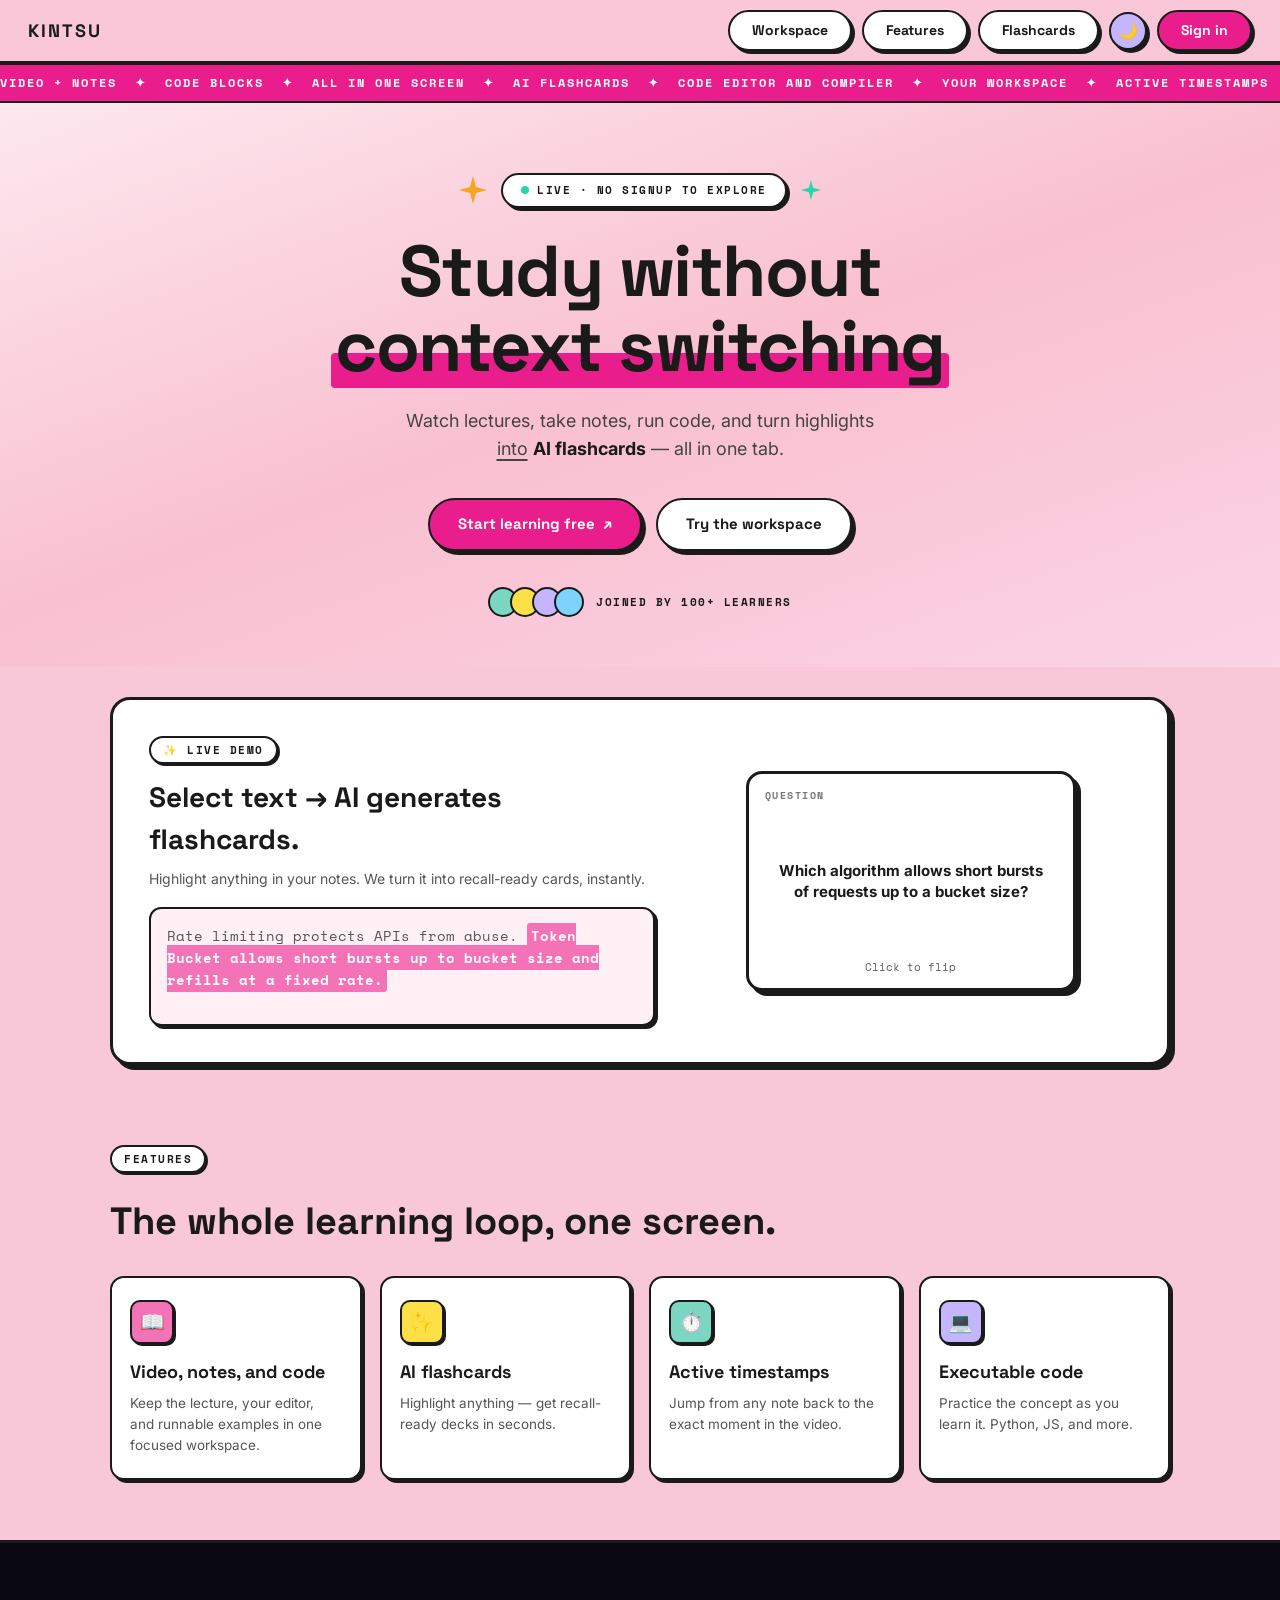
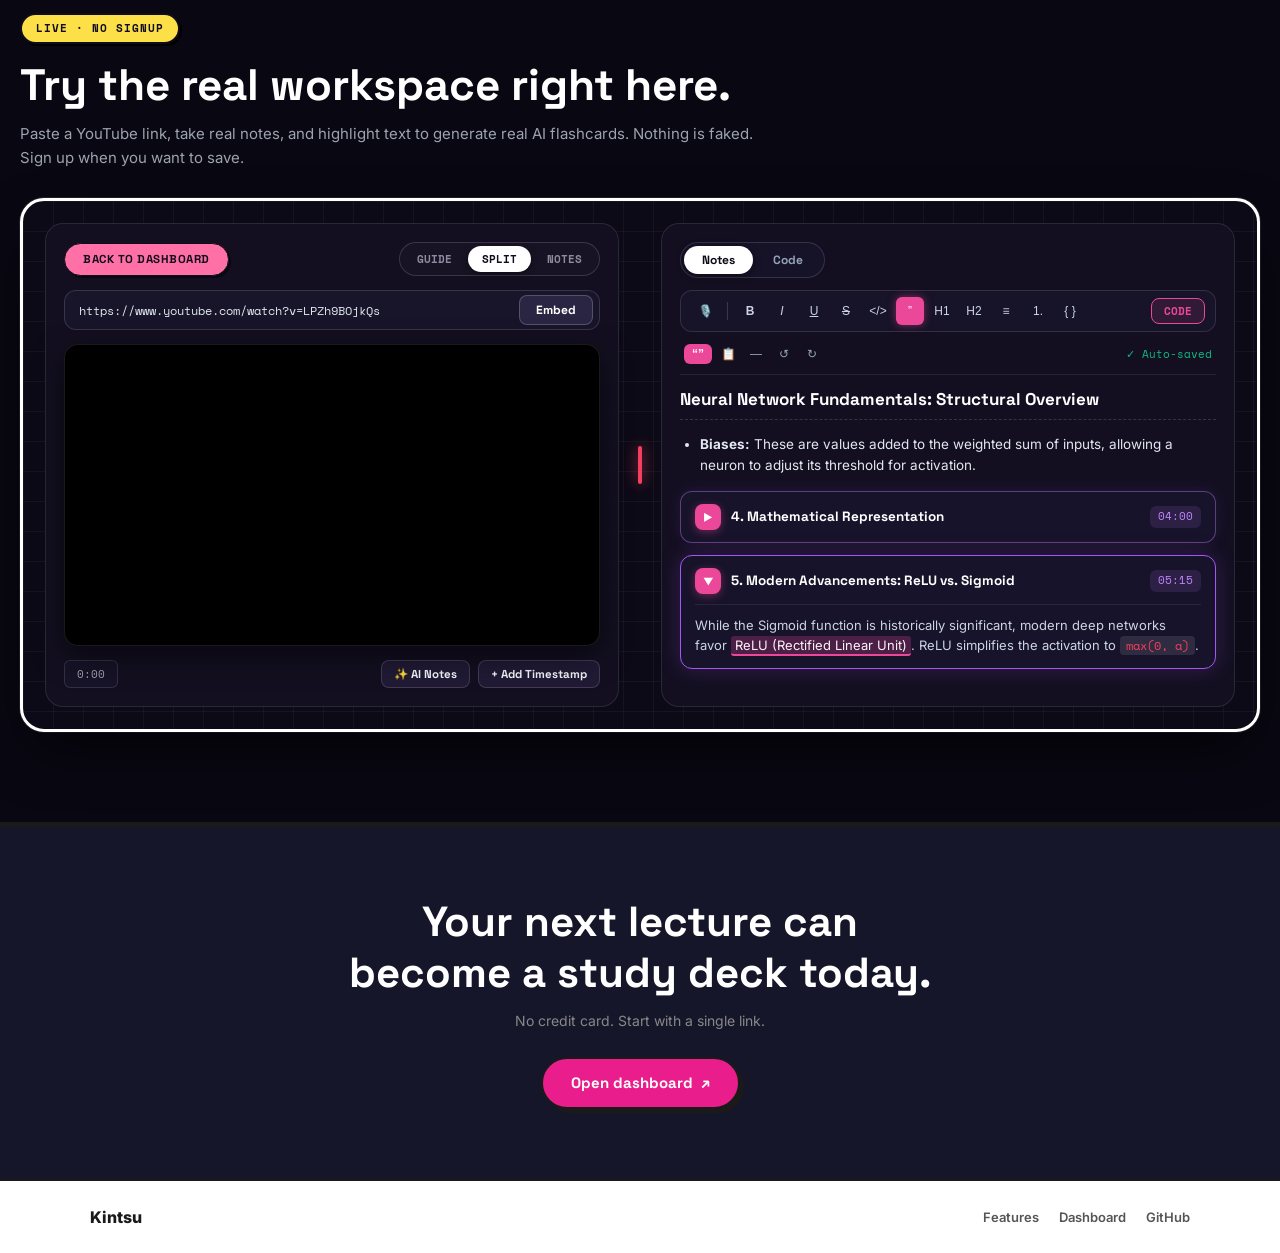
<file: index.html>
<!DOCTYPE html>
<html lang="en">
<head>
    <meta charset="UTF-8">
    <meta name="viewport" content="width=device-width, initial-scale=1.0">
    <title>Kintsu — Study without context switching</title>
    <meta name="description" content="Watch lectures, take notes, run code, and turn highlights into AI flashcards — all in one tab.">
    <link rel="preconnect" href="https://fonts.googleapis.com">
    <link rel="preconnect" href="https://fonts.gstatic.com" crossorigin>
    <link href="https://fonts.googleapis.com/css2?family=Inter:wght@400;500;600;700&family=Space+Grotesk:wght@600;700;800;900&family=Space+Mono:wght@400;700&display=swap" rel="stylesheet">
    <link rel="stylesheet" href="style.css">
</head>
<body>
    <nav class="navbar">
        <div class="nav-left"><span class="wordmark">KINTSU</span></div>
        <div class="nav-right">
            <a href="#workspace" class="nav-btn outline">Workspace</a>
            <a href="#features" class="nav-btn outline">Features</a>
            <a href="#flashcards" class="nav-btn outline">Flashcards</a>
            <button class="dark-toggle" id="darkToggle" aria-label="Toggle dark mode">🌙</button>
            <a href="signin.html" class="nav-btn signin">Sign in</a>
        </div>
    </nav>

    <div class="ticker">
        <div class="ticker-track">
            <span class="ticker-text">VIDEO + NOTES &nbsp;✦&nbsp; CODE BLOCKS &nbsp;✦&nbsp; ALL IN ONE SCREEN &nbsp;✦&nbsp; AI FLASHCARDS &nbsp;✦&nbsp; CODE EDITOR AND COMPILER &nbsp;✦&nbsp; YOUR WORKSPACE &nbsp;✦&nbsp; ACTIVE TIMESTAMPS &nbsp;✦&nbsp;</span>
            <span class="ticker-text">VIDEO + NOTES &nbsp;✦&nbsp; CODE BLOCKS &nbsp;✦&nbsp; ALL IN ONE SCREEN &nbsp;✦&nbsp; AI FLASHCARDS &nbsp;✦&nbsp; CODE EDITOR AND COMPILER &nbsp;✦&nbsp; YOUR WORKSPACE &nbsp;✦&nbsp; ACTIVE TIMESTAMPS &nbsp;✦&nbsp;</span>
        </div>
    </div>

    <section class="hero">
        <div class="hero-content">
            <div class="sparkle-row">
                <svg class="sparkle gold" viewBox="0 0 24 24" width="28" height="28"><path d="M12 0L14.59 9.41L24 12L14.59 14.59L12 24L9.41 14.59L0 12L9.41 9.41Z" fill="#f5a623"/></svg>
                <div class="badge"><span class="badge-dot"></span>LIVE · NO SIGNUP TO EXPLORE</div>
                <svg class="sparkle teal" viewBox="0 0 24 24" width="20" height="20"><path d="M12 0L14.59 9.41L24 12L14.59 14.59L12 24L9.41 14.59L0 12L9.41 9.41Z" fill="#2dd4a8"/></svg>
            </div>
            <h1 class="heading">Study without<br><span class="highlight">context switching</span></h1>
            <p class="subheading">Watch lectures, take notes, run code, and turn highlights<br><span class="underline-word">into</span> <strong>AI flashcards</strong> — all in one tab.</p>
            <div class="cta-buttons">
                <a href="signin.html" class="btn primary">Start learning free &nbsp;↗</a>
                <a href="#workspace" class="btn outline-btn">Try the workspace</a>
            </div>
            <div class="social-proof">
                <div class="avatars"><span class="avatar av-1"></span><span class="avatar av-2"></span><span class="avatar av-3"></span><span class="avatar av-4"></span></div>
                <span class="proof-text">JOINED BY 100+ LEARNERS</span>
            </div>
        </div>
    </section>

    <section class="preview-section" id="flashcards">
        <div class="preview-card">
            <div class="preview-left">
                <span class="tag-pill">✨ LIVE DEMO</span>
                <h3>Select text → AI generates flashcards.</h3>
                <p>Highlight anything in your notes. We turn it into recall-ready cards, instantly.</p>
                <div class="sample-note"><p>Rate limiting protects APIs from abuse. <mark>Token Bucket allows short bursts up to bucket size and refills at a fixed rate.</mark></p></div>
            </div>
            <div class="preview-right">
                <div class="flip-card" id="demoCard" role="button" tabindex="0" title="Click to flip">
                    <div class="flip-inner">
                        <div class="flip-front"><span class="card-label">QUESTION</span><p>Which algorithm allows short bursts of requests up to a bucket size?</p><span class="card-hint">Click to flip</span></div>
                        <div class="flip-back"><span class="card-label">ANSWER</span><p>Token Bucket Algorithm — refills tokens at a fixed rate while allowing short bursts.</p><span class="card-hint">Click to flip</span></div>
                    </div>
                </div>
            </div>
        </div>
    </section>

    <section class="features" id="features">
        <div class="features-header"><span class="tag-pill">FEATURES</span><h2>The whole learning loop, one screen.</h2></div>
        <div class="features-grid">
            <div class="feature-card"><span class="feature-icon icon-pink">📖</span><h3>Video, notes, and code</h3><p>Keep the lecture, your editor, and runnable examples in one focused workspace.</p></div>
            <div class="feature-card"><span class="feature-icon icon-yellow">✨</span><h3>AI flashcards</h3><p>Highlight anything — get recall-ready decks in seconds.</p></div>
            <div class="feature-card"><span class="feature-icon icon-mint">⏱️</span><h3>Active timestamps</h3><p>Jump from any note back to the exact moment in the video.</p></div>
            <div class="feature-card"><span class="feature-icon icon-lilac">💻</span><h3>Executable code</h3><p>Practice the concept as you learn it. Python, JS, and more.</p></div>
        </div>
    </section>

    <section class="workspace-section" id="workspace">
        <div class="workspace-header">
            <span class="workspace-live-badge">LIVE · NO SIGNUP</span>
            <h2 class="workspace-title">Try the real workspace right here.</h2>
            <p class="workspace-subtitle">Paste a YouTube link, take real notes, and highlight text to generate real AI flashcards. Nothing is faked. Sign up when you want to save.</p>
        </div>
        <div class="workspace-wrapper">
            <div class="workspace-window" id="workspaceWindow">
                <div class="ws-pane ws-video-pane" id="wsVideoPane">
                    <div class="ws-pane-header">
                        <a href="signin.html" class="ws-pill-btn ws-btn-pink">BACK TO DASHBOARD</a>
                        <div class="ws-view-switcher" role="tablist">
                            <button class="ws-view-btn" data-mode="guide" type="button">GUIDE</button>
                            <button class="ws-view-btn active" data-mode="split" type="button">SPLIT</button>
                            <button class="ws-view-btn" data-mode="notes" type="button">NOTES</button>
                        </div>
                    </div>
                    <div class="ws-url-bar">
                        <input type="text" class="ws-url-input" id="ytUrlInput" value="https://www.youtube.com/watch?v=LPZh9BOjkQs" placeholder="Paste YouTube link here..." />
                        <button class="ws-embed-btn" id="ytEmbedBtn" type="button">Embed</button>
                    </div>
                    <div class="ws-player-container">
                        <iframe id="ytPlayer" src="https://www.youtube-nocookie.com/embed/LPZh9BOjkQs?enablejsapi=1&rel=0" frameborder="0" allow="accelerometer; autoplay; clipboard-write; encrypted-media; gyroscope; picture-in-picture" allowfullscreen></iframe>
                    </div>
                    <div class="ws-video-footer">
                        <div class="ws-time-indicator"><span class="ws-time-pill" id="ytTimeDisplay">0:00</span></div>
                        <div class="ws-video-actions">
                            <button class="ws-action-btn" id="aiNotesBtn" type="button">✨ AI Notes</button>
                            <button class="ws-action-btn" id="addTimestampBtn" type="button">+ Add Timestamp</button>
                        </div>
                    </div>
                </div>
                <div class="ws-divider" id="wsDivider" aria-hidden="true"><span class="ws-divider-knob"></span></div>
                <div class="ws-pane ws-content-pane" id="wsContentPane">
                    <div class="ws-tabs-bar">
                        <div class="ws-tab-group">
                            <button class="ws-tab-btn active" id="tabNotesBtn" data-tab="notes" type="button">Notes</button>
                            <button class="ws-tab-btn" id="tabCodeBtn" data-tab="code" type="button">Code</button>
                        </div>
                    </div>
                    <div class="ws-tab-view active" id="viewNotes">
                        <div class="ws-toolbar">
                            <div class="ws-tools-cluster">
                                <button class="ws-tool-btn mic-btn" id="wsMicBtn" title="Voice note" type="button">🎙️</button>
                                <span class="ws-tool-divider"></span>
                                <button class="ws-tool-btn" data-format="bold" type="button"><strong>B</strong></button>
                                <button class="ws-tool-btn" data-format="italic" type="button"><em>I</em></button>
                                <button class="ws-tool-btn" data-format="underline" type="button"><u>U</u></button>
                                <button class="ws-tool-btn" data-format="strikeThrough" type="button"><s>S</s></button>
                                <button class="ws-tool-btn" data-format="code" type="button">&lt;/&gt;</button>
                                <button class="ws-tool-btn quote-btn active-pink" data-format="blockquote" type="button">”</button>
                                <button class="ws-tool-btn" data-format="h1" type="button">H1</button>
                                <button class="ws-tool-btn" data-format="h2" type="button">H2</button>
                                <button class="ws-tool-btn" data-format="insertUnorderedList" type="button">≡</button>
                                <button class="ws-tool-btn" data-format="insertOrderedList" type="button">1.</button>
                                <button class="ws-tool-btn" data-format="codeblock" type="button">{ }</button>
                            </div>
                            <button class="ws-code-switch-pill" id="quickCodeBtn" type="button">CODE</button>
                        </div>
                        <div class="ws-subtoolbar">
                            <div class="ws-subtools-left">
                                <button class="ws-subtool-pill pink-subtool" type="button">“”</button>
                                <button class="ws-subtool-btn" data-format="insertUnorderedList" type="button">📋</button>
                                <button class="ws-subtool-btn" data-format="insertHorizontalRule" type="button">—</button>
                                <button class="ws-subtool-btn" data-format="undo" type="button">↺</button>
                                <button class="ws-subtool-btn" data-format="redo" type="button">↻</button>
                            </div>
                            <span class="ws-status-text" id="wsAutoSaveStatus">✓ Auto-saved</span>
                        </div>
                        <div class="ws-note-editor">
                            <h3 class="ws-note-title" contenteditable="true" spellcheck="false">Neural Network Fundamentals: Structural Overview</h3>
                            <div class="ws-note-body" id="wsNoteBody" contenteditable="true" spellcheck="false">
                                <ul class="ws-bullets"><li><strong>Biases:</strong> These are values added to the weighted sum of inputs, allowing a neuron to adjust its threshold for activation.</li></ul>
                                <div class="ws-timestamp-card" data-time="240" contenteditable="false">
                                    <div class="ws-ts-header" role="button" tabindex="0"><span class="ws-ts-icon ws-ts-play">▶</span><span class="ws-ts-label">4. Mathematical Representation</span><span class="ws-ts-time">04:00</span></div>
                                </div>
                                <div class="ws-timestamp-card expanded" data-time="315" contenteditable="false">
                                    <div class="ws-ts-header" role="button" tabindex="0"><span class="ws-ts-icon ws-ts-arrow">▼</span><span class="ws-ts-label">5. Modern Advancements: ReLU vs. Sigmoid</span><span class="ws-ts-time">05:15</span></div>
                                    <div class="ws-ts-content"><p>While the Sigmoid function is historically significant, modern deep networks favor <mark class="ai-highlight-pill" id="sampleHighlightSpan">ReLU (Rectified Linear Unit)</mark>. ReLU simplifies the activation to <code class="ws-inline-code">max(0, a)</code>.</p></div>
                                </div>
                            </div>
                        </div>
                        <div class="ws-ai-tooltip" id="wsAiTooltip" style="display: none;"><button class="ws-ai-tooltip-btn" id="wsTriggerFlashcardBtn" type="button"><span>✨</span> Generate Flashcard</button></div>
                        <div class="ws-generated-deck" id="wsGeneratedDeck" style="display: none;">
                            <div class="ws-deck-top"><span class="ws-deck-badge">✨ AI GENERATED FLASHCARD FROM HIGHLIGHT</span><button class="ws-deck-dismiss" id="wsDismissDeckBtn" type="button">✕</button></div>
                            <div class="ws-deck-card" id="wsMiniDeckCard" role="button" tabindex="0">
                                <div class="ws-deck-inner">
                                    <div class="ws-deck-front"><span class="ws-deck-type">QUESTION</span><p id="wsDeckQuestionText">What is the advantage of using ReLU (Rectified Linear Unit) over Sigmoid in deep networks?</p><span class="ws-deck-prompt">Click to flip</span></div>
                                    <div class="ws-deck-back"><span class="ws-deck-type">ANSWER</span><p id="wsDeckAnswerText">ReLU simplifies activation to max(0, a), which mitigates the vanishing gradient problem and is much faster to compute.</p><span class="ws-deck-prompt">Click to flip</span></div>
                                </div>
                            </div>
                        </div>
                    </div>
                    <div class="ws-tab-view" id="viewCode" style="display: none;">
                        <div class="ws-code-header">
                            <div class="ws-code-lang"><label for="wsLangSelect">Language:</label><select id="wsLangSelect" class="ws-lang-dropdown"><option value="python">Python 3</option><option value="javascript">JavaScript</option></select></div>
                            <div class="ws-code-btns"><button class="ws-code-action-btn" id="wsResetCodeBtn" type="button">Reset</button><button class="ws-code-run-btn" id="wsRunCodeBtn" type="button">▶ Run Code</button></div>
                        </div>
                        <div class="ws-editor-shell">
                            <div class="ws-line-numbers" id="wsLineNumbers">1<br>2<br>3<br>4<br>5<br>6<br>7<br>8<br>9<br>10<br>11<br>12</div>
                            <textarea class="ws-code-input" id="wsCodeEditor" spellcheck="false" aria-label="Code Editor"></textarea>
                        </div>
                        <div class="ws-terminal">
                            <div class="ws-terminal-bar"><span class="ws-term-title">CONSOLE OUTPUT</span><span class="ws-term-status" id="wsTermStatus">Ready</span></div>
                            <pre class="ws-terminal-body" id="wsTerminalOutput">Click '▶ Run Code' to execute the script in-browser...</pre>
                        </div>
                    </div>
                </div>
            </div>
        </div>
    </section>

    <section class="bottom-cta">
        <div class="bottom-cta-content">
            <h2>Your next lecture can<br>become a study deck today.</h2>
            <p>No credit card. Start with a single link.</p>
            <a href="signin.html" class="btn primary">Open dashboard &nbsp;↗</a>
        </div>
    </section>

    <footer class="footer">
        <div class="footer-inner">
            <span class="footer-brand">Kintsu</span>
            <div class="footer-links">
                <a href="#features">Features</a>
                <a href="signin.html">Dashboard</a>
                <a href="https://github.com/agarwalpranav0711/kintsu" target="_blank" rel="noopener">GitHub</a>
            </div>
        </div>
    </footer>
    <script src="script.js"></script>
</body>
</html>
</file>
<file: style.css>
html {
    scroll-behavior: smooth;
}

* {
    margin: 0;
    padding: 0;
    box-sizing: border-box;
}

body {
    font-family: 'Inter', sans-serif;
    background: #f9c8d8;
    color: #1a1a1a;
    overflow-x: hidden;
    line-height: 1.5;
}

h1, h2, h3, .heading, .wordmark, .btn, .nav-btn {
    font-family: 'Space Grotesk', 'Inter', sans-serif;
}

.ticker-text, .badge, .tag-pill, .card-label, .proof-text {
    font-family: 'Space Mono', monospace;
}


.navbar {
    display: flex;
    align-items: center;
    justify-content: space-between;
    padding: 10px 28px;
    background: rgba(249, 200, 216, 0.95);
    backdrop-filter: blur(10px);
    border-bottom: 2px solid #1a1a1a;
    position: sticky;
    top: 0;
    z-index: 50;
}

.nav-left {
    display: flex;
    align-items: center;
    gap: 10px;
}

.wordmark {
    font-weight: 800;
    font-size: 18px;
    letter-spacing: 2px;
    color: #1a1a1a;
}

.nav-right {
    display: flex;
    align-items: center;
    gap: 10px;
}

.nav-btn {
    padding: 8px 22px;
    border-radius: 50px;
    font-size: 14px;
    font-weight: 700;
    text-decoration: none;
    cursor: pointer;
    transition: all 0.15s ease;
    border: 2px solid #1a1a1a;
    box-shadow: 3px 3px 0px #1a1a1a;
    display: inline-flex;
    align-items: center;
}

.nav-btn:hover, .btn:hover {
    transform: translate(-1.5px, -1.5px);
    box-shadow: 5px 5px 0px #1a1a1a;
}

.nav-btn:active, .btn:active {
    transform: translate(2px, 2px);
    box-shadow: 1px 1px 0px #1a1a1a;
}

.nav-btn.outline {
    background: #ffffff;
    color: #1a1a1a;
}

.nav-btn.signin {
    background: #e91e8c;
    border-color: #1a1a1a;
    color: white;
}

.dark-toggle {
    width: 38px;
    height: 38px;
    border-radius: 50%;
    border: 2px solid #1a1a1a;
    background: #c4b5fd;
    color: #1a1a1a;
    font-size: 16px;
    cursor: pointer;
    display: flex;
    align-items: center;
    justify-content: center;
    transition: all 0.15s ease;
    flex-shrink: 0;
    box-shadow: 3px 3px 0px #1a1a1a;
}


.ticker {
    background: #e91e8c;
    overflow: hidden;
    padding: 9px 0;
    border-top: 2px solid #1a1a1a;
    border-bottom: 2px solid #1a1a1a;
}

.ticker-track {
    display: flex;
    white-space: nowrap;
    animation: scroll-ticker 25s linear infinite;
}

.ticker-text {
    font-size: 12px;
    font-weight: 700;
    letter-spacing: 2px;
    text-transform: uppercase;
    color: #ffffff;
    padding-right: 0;
    flex-shrink: 0;
}

@keyframes scroll-ticker {
    0% { transform: translateX(0); }
    100% { transform: translateX(-50%); }
}


.hero {
    background: linear-gradient(160deg, #fde8ef 0%, #f9c0d0 50%, #fbd4e5 100%);
    padding: 70px 20px 50px;
    text-align: center;
    min-height: 480px;
    display: flex;
    align-items: center;
    justify-content: center;
}

.hero-content {
    max-width: 720px;
    margin: 0 auto;
}

.sparkle-row {
    display: flex;
    align-items: center;
    justify-content: center;
    gap: 14px;
    margin-bottom: 26px;
}

.sparkle {
    flex-shrink: 0;
}

.sparkle.gold {
    animation: sparkle-pulse 2.5s ease-in-out infinite;
}

.sparkle.teal {
    animation: sparkle-pulse 3.5s ease-in-out infinite reverse;
}

@keyframes sparkle-pulse {
    0%, 100% { transform: scale(1) rotate(0deg); opacity: 1; }
    50% { transform: scale(1.2) rotate(20deg); opacity: 0.8; }
}

.badge {
    display: inline-flex;
    align-items: center;
    gap: 8px;
    padding: 7px 18px;
    border: 2px solid #1a1a1a;
    border-radius: 50px;
    font-size: 11px;
    font-weight: 700;
    letter-spacing: 1.5px;
    text-transform: uppercase;
    background: white;
    color: #1a1a1a;
    box-shadow: 3px 3px 0px #1a1a1a;
}

.badge-dot {
    width: 8px;
    height: 8px;
    background: #2dd4a8;
    border-radius: 50%;
    display: inline-block;
    flex-shrink: 0;
    animation: pulse-dot 1.5s ease-in-out infinite;
}

@keyframes pulse-dot {
    0%, 100% { opacity: 1; transform: scale(1); }
    50% { opacity: 0.5; transform: scale(1.4); }
}

.heading {
    font-size: clamp(40px, 7vw, 72px);
    font-weight: 900;
    line-height: 1.05;
    margin-bottom: 22px;
    color: #1a1a1a;
    letter-spacing: -1.5px;
}

.highlight {
    display: inline;
    position: relative;
    color: #1a1a1a;
    padding: 0 4px;
    isolation: isolate;
}

.highlight::after {
    content: '';
    position: absolute;
    left: 0;
    bottom: 4px;
    width: 100%;
    height: 38%;
    background: #e91e8c;
    z-index: -1;
    border-radius: 4px;
}

.subheading {
    font-size: 18px;
    color: #444;
    line-height: 1.6;
    margin-bottom: 34px;
}

.subheading strong {
    color: #1a1a1a;
    font-weight: 700;
}

.cta-buttons {
    display: flex;
    align-items: center;
    justify-content: center;
    gap: 14px;
    margin-bottom: 36px;
    flex-wrap: wrap;
}

.btn {
    padding: 13px 28px;
    border-radius: 50px;
    font-size: 15px;
    font-weight: 700;
    text-decoration: none;
    cursor: pointer;
    transition: all 0.15s ease;
    display: inline-flex;
    align-items: center;
    gap: 6px;
    box-shadow: 4px 4px 0px #1a1a1a;
    border: 2.5px solid #1a1a1a;
}

.underline-word {
    text-decoration: underline;
    text-underline-offset: 4px;
    text-decoration-thickness: 1.5px;
}

.btn.primary {
    background: #e91e8c;
    color: white;
}

.btn.primary:hover {
    background: #c4167a;
}

.btn.outline-btn {
    background: white;
    color: #1a1a1a;
}

.social-proof {
    display: flex;
    align-items: center;
    justify-content: center;
    gap: 12px;
}

.avatars {
    display: flex;
}

.avatar {
    width: 30px;
    height: 30px;
    border: 2px solid #1a1a1a;
    border-radius: 50%;
    margin-left: -8px;
    flex-shrink: 0;
}

.avatar:first-child { margin-left: 0; }
.av-1 { background: #7bd7c1; }
.av-2 { background: #fde047; }
.av-3 { background: #c4b5fd; }
.av-4 { background: #7dd3fc; }

.proof-text {
    font-size: 11px;
    font-weight: 700;
    letter-spacing: 1.5px;
    color: #1a1a1a;
    text-transform: uppercase;
}


.tag-pill {
    display: inline-flex;
    align-items: center;
    gap: 6px;
    padding: 4px 12px;
    background: #ffffff;
    border: 2px solid #1a1a1a;
    border-radius: 50px;
    font-size: 11px;
    font-weight: 700;
    letter-spacing: 1.5px;
    box-shadow: 2px 2px 0px #1a1a1a;
    margin-bottom: 12px;
}


.preview-section {
    max-width: 1100px;
    margin: 0 auto;
    padding: 30px 20px 50px;
}

.preview-card {
    background: #ffffff;
    border: 3px solid #1a1a1a;
    border-radius: 20px;
    box-shadow: 5px 5px 0px #1a1a1a;
    padding: 36px;
    display: grid;
    grid-template-columns: 1.15fr 1fr;
    gap: 36px;
    align-items: center;
}

.preview-left h3 {
    font-size: clamp(22px, 3vw, 28px);
    font-weight: 800;
    margin-bottom: 8px;
}

.preview-left p {
    font-size: 14px;
    color: #555;
    line-height: 1.6;
    margin-bottom: 16px;
}

.sample-note {
    background: #fff0f5;
    border: 2px solid #1a1a1a;
    border-radius: 12px;
    padding: 16px;
    box-shadow: 3px 3px 0px #1a1a1a;
    font-family: 'Space Mono', monospace;
    font-size: 12.5px;
    line-height: 1.6;
}

.sample-note mark {
    background: #f472b6;
    color: #fff;
    padding: 2px 4px;
    border-radius: 3px;
    font-weight: 700;
}


.flip-card {
    width: 100%;
    max-width: 330px;
    height: 220px;
    perspective: 1000px;
    cursor: pointer;
    margin: 0 auto;
}

.flip-inner {
    position: relative;
    width: 100%;
    height: 100%;
    transform-style: preserve-3d;
    transition: transform 0.6s cubic-bezier(0.4, 0, 0.2, 1);
}

.flip-card.flipped .flip-inner {
    transform: rotateY(180deg);
}

.flip-front, .flip-back {
    position: absolute;
    inset: 0;
    border: 3px solid #1a1a1a;
    border-radius: 16px;
    box-shadow: 5px 5px 0px #1a1a1a;
    padding: 24px;
    display: flex;
    flex-direction: column;
    justify-content: center;
    align-items: center;
    text-align: center;
    backface-visibility: hidden;
    -webkit-backface-visibility: hidden;
}

.flip-front {
    background: #ffffff;
    color: #1a1a1a;
}

.flip-front p {
    font-size: 15px;
    font-weight: 700;
    line-height: 1.4;
}

.flip-back {
    background: #e91e8c;
    color: #ffffff;
    transform: rotateY(180deg);
}

.flip-back p {
    font-size: 13.5px;
    font-family: 'Space Mono', monospace;
    line-height: 1.5;
}

.card-label {
    position: absolute;
    top: 14px;
    left: 16px;
    font-size: 10px;
    font-weight: 700;
    letter-spacing: 1.5px;
    opacity: 0.6;
}

.card-hint {
    position: absolute;
    bottom: 12px;
    font-size: 11px;
    opacity: 0.7;
    font-family: 'Space Mono', monospace;
}


.features {
    max-width: 1100px;
    margin: 0 auto;
    padding: 30px 20px 60px;
}

.features-header {
    margin-bottom: 26px;
}

.features-header h2 {
    font-size: clamp(26px, 4vw, 38px);
    font-weight: 800;
    margin-top: 8px;
}

.features-grid {
    display: grid;
    grid-template-columns: repeat(auto-fit, minmax(230px, 1fr));
    gap: 18px;
}

.feature-card {
    background: #ffffff;
    border: 2px solid #1a1a1a;
    border-radius: 14px;
    box-shadow: 3px 3px 0px #1a1a1a;
    padding: 22px 18px;
    transition: transform 0.15s, box-shadow 0.15s;
}

.feature-card:hover {
    transform: translate(-2px, -2px);
    box-shadow: 5px 5px 0px #1a1a1a;
}

.feature-icon {
    display: inline-grid;
    place-items: center;
    width: 44px;
    height: 44px;
    border: 2px solid #1a1a1a;
    border-radius: 10px;
    box-shadow: 2px 2px 0px #1a1a1a;
    font-size: 20px;
    margin-bottom: 14px;
}

.icon-pink { background: #f472b6; }
.icon-yellow { background: #fde047; }
.icon-mint { background: #7bd7c1; }
.icon-lilac { background: #c4b5fd; }

.feature-card h3 {
    font-size: 18px;
    font-weight: 700;
    margin-bottom: 8px;
}

.feature-card p {
    font-size: 13.5px;
    color: #555;
    line-height: 1.55;
}


.workspace-section { background: #090712; padding: 70px 20px 90px; position: relative; border-top: 3px solid #1a1a1a; border-bottom: 3px solid #1a1a1a; color: #f1f5f9; }
.workspace-header, .workspace-wrapper { max-width: 1280px; margin: 0 auto; }
.workspace-header { margin-bottom: 28px; text-align: left; }
.workspace-live-badge { display: inline-block; background: #fde047; color: #0f0c1b; font-family: 'Space Mono', monospace; font-size: 11px; font-weight: 800; letter-spacing: 1px; padding: 5px 14px; border-radius: 9999px; border: 2px solid #0f0c1b; box-shadow: 2px 2px 0 #000; margin-bottom: 16px; text-transform: uppercase; }
.workspace-title { font-family: 'Space Grotesk', sans-serif; font-size: clamp(30px, 4.5vw, 44px); font-weight: 800; color: #fff; line-height: 1.15; margin-bottom: 12px; }
.workspace-subtitle { font-size: 15px; color: #9ca3af; max-width: 740px; line-height: 1.6; }
.workspace-window { background: #0d0a17; background-image: linear-gradient(rgba(255,255,255,0.04) 1px, transparent 1px), linear-gradient(90deg, rgba(255,255,255,0.04) 1px, transparent 1px); background-size: 30px 30px; border: 3px solid #fff; border-radius: 24px; box-shadow: 0 25px 60px -15px rgba(0,0,0,0.8), 0 0 0 1px rgba(255,255,255,0.1); display: grid; grid-template-columns: 1fr 14px 1fr; gap: 14px; padding: 22px; position: relative; transition: all 0.3s cubic-bezier(0.4, 0, 0.2, 1); overflow: hidden; }
.workspace-window.mode-guide { grid-template-columns: 1fr 0 0; }
.workspace-window.mode-guide .ws-divider, .workspace-window.mode-guide .ws-content-pane { opacity: 0; pointer-events: none; overflow: hidden; padding: 0; }
.workspace-window.mode-notes { grid-template-columns: 0 0 1fr; }
.workspace-window.mode-notes .ws-divider, .workspace-window.mode-notes .ws-video-pane { opacity: 0; pointer-events: none; overflow: hidden; padding: 0; }
.ws-pane { background: rgba(22, 18, 36, 0.75); backdrop-filter: blur(10px); border: 1px solid rgba(255,255,255,0.1); border-radius: 18px; padding: 18px; display: flex; flex-direction: column; min-width: 0; transition: opacity 0.25s ease; }
.ws-divider { display: flex; align-items: center; justify-content: center; }
.ws-divider-knob { width: 4px; height: 38px; background: #f43f5e; border-radius: 4px; box-shadow: 0 0 14px rgba(244,63,94,0.8); }
.ws-pane-header { display: flex; align-items: center; justify-content: space-between; gap: 12px; margin-bottom: 14px; flex-wrap: wrap; }
.ws-pill-btn { text-decoration: none; font-family: 'Space Grotesk', sans-serif; font-size: 11.5px; font-weight: 800; letter-spacing: 0.5px; padding: 7px 18px; border-radius: 9999px; display: inline-flex; align-items: center; transition: transform 0.15s, box-shadow 0.15s; }
.ws-btn-pink { background: #ff70a6; color: #0f0c1b; border: 1.5px solid #0f0c1b; box-shadow: 2px 2px 0 rgba(0,0,0,0.5); }
.ws-btn-pink:hover { transform: translate(-1.5px, -1.5px); box-shadow: 3px 3px 0 rgba(0,0,0,0.6); }
.ws-view-switcher { background: #171324; border: 1px solid rgba(255,255,255,0.15); border-radius: 9999px; padding: 3px; display: inline-flex; gap: 2px; }
.ws-view-btn { background: transparent; border: none; color: #8e8ba0; font-family: 'Space Mono', monospace; font-size: 11px; font-weight: 700; padding: 5px 14px; border-radius: 9999px; cursor: pointer; transition: all 0.15s ease; }
.ws-view-btn:hover { color: #fff; }
.ws-view-btn.active { background: #fff; color: #0f0c1b; font-weight: 800; box-shadow: 0 2px 6px rgba(0,0,0,0.4); }
.ws-url-bar { background: #181429; border: 1px solid rgba(255,255,255,0.14); border-radius: 12px; display: flex; align-items: center; padding: 4px 6px 4px 14px; margin-bottom: 14px; gap: 8px; }
.ws-url-input { background: transparent; border: none; outline: none; color: #e2e8f0; font-family: 'Space Mono', monospace; font-size: 12px; flex: 1; min-width: 0; }
.ws-url-input::placeholder { color: #64748b; }
.ws-embed-btn { background: #2b2544; color: #fff; border: 1px solid rgba(255,255,255,0.2); border-radius: 8px; padding: 6px 16px; font-family: 'Space Grotesk', sans-serif; font-size: 12px; font-weight: 700; cursor: pointer; transition: all 0.15s ease; }
.ws-embed-btn:hover { background: #e91e8c; border-color: #e91e8c; transform: translateY(-1px); }
.ws-player-container { width: 100%; aspect-ratio: 16/9; background: #000; border-radius: 14px; overflow: hidden; border: 1px solid rgba(255,255,255,0.1); position: relative; box-shadow: 0 10px 30px rgba(0,0,0,0.5); }
.ws-player-container iframe { width: 100%; height: 100%; display: block; }
.ws-video-footer { display: flex; align-items: center; justify-content: space-between; margin-top: 14px; gap: 10px; flex-wrap: wrap; }
.ws-time-pill { background: #171328; border: 1px solid rgba(255,255,255,0.12); border-radius: 6px; padding: 5px 12px; font-family: 'Space Mono', monospace; font-size: 11px; color: #a1a1aa; display: inline-block; }
.ws-video-actions { display: flex; gap: 8px; }
.ws-action-btn { background: #201a35; border: 1px solid rgba(255,255,255,0.15); color: #f1f5f9; border-radius: 8px; padding: 6px 12px; font-family: 'Space Grotesk', sans-serif; font-size: 11.5px; font-weight: 700; cursor: pointer; transition: all 0.15s ease; }
.ws-action-btn:hover { background: #312752; border-color: #c084fc; }
.ws-tabs-bar { display: flex; justify-content: flex-start; margin-bottom: 12px; }
.ws-tab-group { background: #161228; border: 1px solid rgba(255,255,255,0.14); border-radius: 9999px; padding: 3px; display: inline-flex; gap: 2px; }
.ws-tab-btn { background: transparent; border: none; color: #94a3b8; font-family: 'Space Grotesk', sans-serif; font-size: 12px; font-weight: 700; padding: 6px 18px; border-radius: 9999px; cursor: pointer; transition: all 0.15s ease; }
.ws-tab-btn.active { background: #fff; color: #0d0a17; font-weight: 800; box-shadow: 0 2px 8px rgba(0,0,0,0.4); }
.ws-tab-view { display: flex; flex-direction: column; flex: 1; }
.ws-toolbar { background: #171328; border: 1px solid rgba(255,255,255,0.12); border-radius: 12px; padding: 6px 10px; display: flex; align-items: center; justify-content: space-between; gap: 8px; margin-bottom: 8px; flex-wrap: wrap; }
.ws-tools-cluster { display: flex; align-items: center; gap: 4px; flex-wrap: wrap; }
.ws-tool-btn { background: transparent; border: 1px solid transparent; color: #cbd5e1; border-radius: 6px; width: 28px; height: 28px; display: inline-flex; align-items: center; justify-content: center; font-size: 12px; cursor: pointer; transition: all 0.15s ease; }
.ws-tool-btn:hover { background: rgba(255,255,255,0.1); color: #fff; }
.ws-tool-btn.active-pink { background: #ec4899; color: #fff; box-shadow: 0 0 8px rgba(236,72,153,0.5); }
.ws-tool-divider { width: 1px; height: 18px; background: rgba(255,255,255,0.15); margin: 0 4px; }
.ws-tool-btn.mic-btn.recording { background: #ef4444; color: #fff; animation: micPulse 1.2s infinite ease-in-out; }
@keyframes micPulse { 0%, 100% { box-shadow: 0 0 0 0 rgba(239,68,68,0.7); } 50% { box-shadow: 0 0 0 6px rgba(239,68,68,0); } }
.ws-code-switch-pill { background: rgba(236,72,153,0.12); border: 1.5px solid #ec4899; color: #ec4899; font-family: 'Space Mono', monospace; font-size: 11px; font-weight: 800; padding: 4px 12px; border-radius: 8px; cursor: pointer; transition: all 0.15s ease; }
.ws-code-switch-pill:hover { background: #ec4899; color: #fff; box-shadow: 0 0 10px rgba(236,72,153,0.6); }
.ws-subtoolbar { display: flex; align-items: center; justify-content: space-between; padding: 2px 4px 8px; border-bottom: 1px solid rgba(255,255,255,0.08); margin-bottom: 12px; }
.ws-subtools-left { display: flex; align-items: center; gap: 4px; }
.ws-subtool-pill { background: #ec4899; color: #fff; border: none; border-radius: 6px; font-size: 12px; font-weight: 800; padding: 3px 8px; cursor: pointer; }
.ws-subtool-btn { background: transparent; border: none; color: #94a3b8; border-radius: 4px; width: 24px; height: 24px; display: inline-flex; align-items: center; justify-content: center; font-size: 12px; cursor: pointer; }
.ws-subtool-btn:hover { color: #fff; background: rgba(255,255,255,0.08); }
.ws-status-text { font-family: 'Space Mono', monospace; font-size: 11px; color: #10b981; }
.ws-note-editor { position: relative; display: flex; flex-direction: column; flex: 1; }
.ws-note-title { font-family: 'Space Grotesk', sans-serif; font-size: 17px; font-weight: 700; color: #fff; outline: none; margin-bottom: 14px; border-bottom: 1px dashed rgba(255,255,255,0.15); padding-bottom: 6px; }
.ws-note-body { outline: none; font-size: 13.5px; line-height: 1.6; color: #e2e8f0; flex: 1; min-height: 180px; }
.ws-bullets { padding-left: 20px; margin-bottom: 14px; }
.ws-bullets li { margin-bottom: 6px; }
.ws-timestamp-card { background: #17132a; border: 1px solid rgba(192,132,252,0.4); border-radius: 12px; padding: 12px 14px; margin: 12px 0; box-shadow: 0 0 16px rgba(168,85,247,0.12); transition: all 0.2s ease; user-select: none; }
.ws-timestamp-card:hover { border-color: #c084fc; box-shadow: 0 0 20px rgba(168,85,247,0.25); transform: translateY(-1px); }
.ws-timestamp-card.expanded { border: 1.5px solid #a855f7; box-shadow: 0 0 22px rgba(168,85,247,0.22); }
.ws-ts-header { display: flex; align-items: center; gap: 10px; cursor: pointer; }
.ws-ts-icon { width: 26px; height: 26px; background: #ec4899; color: #fff; border-radius: 8px; display: inline-flex; align-items: center; justify-content: center; font-size: 10px; font-weight: 800; flex-shrink: 0; box-shadow: 0 2px 8px rgba(236,72,153,0.4); }
.ws-ts-label { font-family: 'Space Grotesk', sans-serif; font-size: 13.5px; font-weight: 700; color: #fff; flex: 1; }
.ws-ts-time { font-family: 'Space Mono', monospace; font-size: 11px; color: #c084fc; background: rgba(192,132,252,0.12); padding: 2px 8px; border-radius: 6px; }
.ws-ts-content { margin-top: 10px; padding-top: 10px; border-top: 1px solid rgba(255,255,255,0.08); font-size: 13px; color: #cbd5e1; line-height: 1.55; }
.ws-inline-code { background: rgba(255,255,255,0.1); color: #f43f5e; font-family: 'Space Mono', monospace; padding: 1px 6px; border-radius: 4px; font-size: 12px; }
.ai-highlight-pill { background: rgba(236,72,153,0.25); color: #fdf2f8; border-bottom: 2px solid #ec4899; padding: 1px 4px; border-radius: 3px; cursor: pointer; transition: background 0.15s ease; }
.ai-highlight-pill:hover { background: rgba(236,72,153,0.45); }
.ws-ai-tooltip { position: absolute; z-index: 100; transform: translate(-50%, -100%); pointer-events: auto; }
.ws-ai-tooltip-btn { background: #ec4899; color: #fff; border: 2px solid #fff; border-radius: 9999px; font-family: 'Space Grotesk', sans-serif; font-size: 12px; font-weight: 800; padding: 6px 16px; box-shadow: 0 6px 20px rgba(236,72,153,0.6); cursor: pointer; display: inline-flex; align-items: center; gap: 6px; white-space: nowrap; animation: bounceIn 0.25s cubic-bezier(0.175,0.885,0.32,1.275); }
@keyframes bounceIn { 0% { transform: scale(0.7); opacity: 0; } 100% { transform: scale(1); opacity: 1; } }
.ws-generated-deck { margin-top: 14px; padding-top: 12px; border-top: 1px dashed rgba(236,72,153,0.3); }
.ws-deck-top { display: flex; justify-content: space-between; align-items: center; margin-bottom: 8px; }
.ws-deck-badge { font-family: 'Space Mono', monospace; font-size: 10.5px; font-weight: 700; color: #f472b6; letter-spacing: 0.5px; }
.ws-deck-dismiss { background: transparent; border: none; color: #94a3b8; font-size: 14px; cursor: pointer; }
.ws-deck-card { width: 100%; height: 140px; perspective: 1000px; cursor: pointer; }
.ws-deck-inner { position: relative; width: 100%; height: 100%; transform-style: preserve-3d; transition: transform 0.5s cubic-bezier(0.4, 0, 0.2, 1); }
.ws-deck-card.flipped .ws-deck-inner { transform: rotateY(180deg); }
.ws-deck-front, .ws-deck-back { position: absolute; inset: 0; border-radius: 12px; padding: 16px; display: flex; flex-direction: column; justify-content: center; align-items: center; text-align: center; backface-visibility: hidden; -webkit-backface-visibility: hidden; }
.ws-deck-front { background: #1b162f; border: 1.5px solid #ec4899; color: #fff; box-shadow: 0 4px 15px rgba(236,72,153,0.2); }
.ws-deck-back { background: #ec4899; border: 1.5px solid #fff; color: #fff; transform: rotateY(180deg); }
.ws-deck-type { position: absolute; top: 8px; left: 12px; font-family: 'Space Mono', monospace; font-size: 9px; font-weight: 800; letter-spacing: 1px; opacity: 0.7; }
.ws-deck-prompt { position: absolute; bottom: 8px; font-family: 'Space Mono', monospace; font-size: 9.5px; opacity: 0.75; }
.ws-code-header { display: flex; align-items: center; justify-content: space-between; gap: 12px; margin-bottom: 12px; flex-wrap: wrap; }
.ws-code-lang { display: flex; align-items: center; gap: 8px; font-family: 'Space Grotesk', sans-serif; font-size: 13px; color: #cbd5e1; }
.ws-lang-dropdown { background: #18142a; color: #f1f5f9; border: 1px solid rgba(255,255,255,0.2); border-radius: 8px; padding: 5px 12px; font-family: 'Space Mono', monospace; font-size: 12px; outline: none; cursor: pointer; }
.ws-code-btns { display: flex; gap: 8px; }
.ws-code-action-btn { background: #252038; color: #cbd5e1; border: 1px solid rgba(255,255,255,0.15); border-radius: 8px; padding: 6px 14px; font-size: 12px; font-weight: 700; cursor: pointer; }
.ws-code-run-btn { background: #2dd4bf; color: #0f172a; border: none; border-radius: 8px; padding: 6px 18px; font-family: 'Space Grotesk', sans-serif; font-size: 12.5px; font-weight: 800; cursor: pointer; box-shadow: 0 2px 10px rgba(45,212,191,0.35); transition: all 0.15s ease; }
.ws-code-run-btn:hover { background: #14b8a6; transform: translateY(-1px); box-shadow: 0 4px 14px rgba(45,212,191,0.5); }
.ws-editor-shell { display: flex; background: #110d21; border: 1px solid rgba(255,255,255,0.14); border-radius: 12px; overflow: hidden; height: 220px; margin-bottom: 12px; }
.ws-line-numbers { background: #16122a; color: #64748b; font-family: 'Space Mono', monospace; font-size: 12px; line-height: 20px; padding: 10px; text-align: right; user-select: none; border-right: 1px solid rgba(255,255,255,0.08); }
.ws-code-input { flex: 1; background: transparent; color: #f8fafc; border: none; outline: none; resize: none; font-family: 'Space Mono', monospace; font-size: 12px; line-height: 20px; padding: 10px 12px; white-space: pre; overflow-y: auto; }
.ws-terminal { background: #000; border: 1px solid rgba(255,255,255,0.12); border-radius: 10px; overflow: hidden; }
.ws-terminal-bar { background: #171328; padding: 6px 12px; display: flex; justify-content: space-between; align-items: center; border-bottom: 1px solid rgba(255,255,255,0.08); }
.ws-term-title { font-family: 'Space Mono', monospace; font-size: 10px; font-weight: 700; color: #94a3b8; letter-spacing: 1px; }
.ws-term-status { font-family: 'Space Mono', monospace; font-size: 10px; color: #10b981; }
.ws-terminal-body { padding: 10px 14px; color: #2dd4bf; font-family: 'Space Mono', monospace; font-size: 11.5px; line-height: 1.5; margin: 0; max-height: 130px; overflow-y: auto; white-space: pre-wrap; }
@media (max-width: 1024px) {
    .workspace-window, .workspace-window.mode-guide, .workspace-window.mode-notes { grid-template-columns: 1fr; gap: 18px; }
    .ws-divider { display: none; }
}
@media (max-width: 640px) {
    .workspace-window { padding: 14px; border-radius: 16px; }
    .ws-pane { padding: 12px; }
    .ws-pane-header { flex-direction: column; align-items: flex-start; }
    .ws-tools-cluster { overflow-x: auto; width: 100%; padding-bottom: 4px; }
}


.bottom-cta {
    background: #16162a;
    padding: 70px 20px;
    text-align: center;
    border-top: 2px solid #1a1a1a;
}

.bottom-cta h2 {
    font-size: clamp(28px, 4vw, 42px);
    font-weight: 800;
    color: white;
    line-height: 1.2;
    margin-bottom: 12px;
}

.bottom-cta p {
    font-size: 14px;
    color: #888;
    margin-bottom: 26px;
}


.footer {
    background: #ffffff;
    padding: 24px 30px;
    border-top: 2px solid #1a1a1a;
}

.footer-inner {
    display: flex;
    align-items: center;
    justify-content: space-between;
    max-width: 1100px;
    margin: 0 auto;
}

.footer-brand {
    font-weight: 800;
    font-size: 16px;
    color: #1a1a1a;
}

.footer-links {
    display: flex;
    gap: 20px;
}

.footer-links a {
    text-decoration: none;
    color: #555;
    font-size: 13px;
    font-weight: 600;
    transition: color 0.15s;
}

.footer-links a:hover {
    color: #e91e8c;
}


body.dark {
    background: #111118;
    color: #eee;
}

body.dark .navbar {
    background: rgba(30, 30, 46, 0.95);
    border-color: #333;
}

body.dark .wordmark {
    color: #ff69b4;
}

body.dark .nav-btn.outline {
    background: #1e1e2e;
    border-color: #555;
    color: #ccc;
    box-shadow: 3px 3px 0px #000;
}

body.dark .nav-btn.signin {
    border-color: #333;
}

body.dark .dark-toggle {
    background: #fde047;
    border-color: #1a1a1a;
    color: #1a1a1a;
}

body.dark .hero {
    background: linear-gradient(160deg, #1a0a12 0%, #2d0e1f 50%, #1f0b16 100%);
}

body.dark .heading, body.dark .highlight {
    color: #fff;
}

body.dark .subheading {
    color: #aaa;
}

body.dark .subheading strong {
    color: #fff;
}

body.dark .badge, body.dark .tag-pill {
    background: #2a1a22;
    border-color: #555;
    color: #ccc;
    box-shadow: 3px 3px 0px #000;
}

body.dark .btn.outline-btn {
    background: #222;
    color: #ccc;
    border-color: #555;
}

body.dark .preview-card,
body.dark .feature-card,
body.dark .flip-front {
    background: #181926;
    color: #eee;
    border-color: #333;
    box-shadow: 5px 5px 0px #000;
}

body.dark .sample-note {
    background: #242638;
    border-color: #444;
    color: #ddd;
}

body.dark .preview-left p,
body.dark .feature-card p {
    color: #aaa;
}

body.dark .bottom-cta {
    background: #0a0a14;
}

body.dark .footer {
    background: #181926;
    border-color: #333;
}

body.dark .footer-brand {
    color: #ff69b4;
}

body.dark .footer-links a {
    color: #888;
}

body.dark .proof-text {
    color: #ccc;
}


@media (max-width: 900px) {
    .preview-card {
        grid-template-columns: 1fr;
    }
}

@media (max-width: 768px) {
    .heading { font-size: 38px; }
    .navbar { padding: 10px 14px; }
    .nav-right { gap: 6px; }
    .nav-btn { padding: 6px 14px; font-size: 12px; }
    .cta-buttons { flex-direction: column; align-items: center; }
    .bottom-cta h2 { font-size: 26px; }
    .footer-inner { flex-direction: column; gap: 14px; text-align: center; }
    .footer-links { justify-content: center; }
}
</file>
